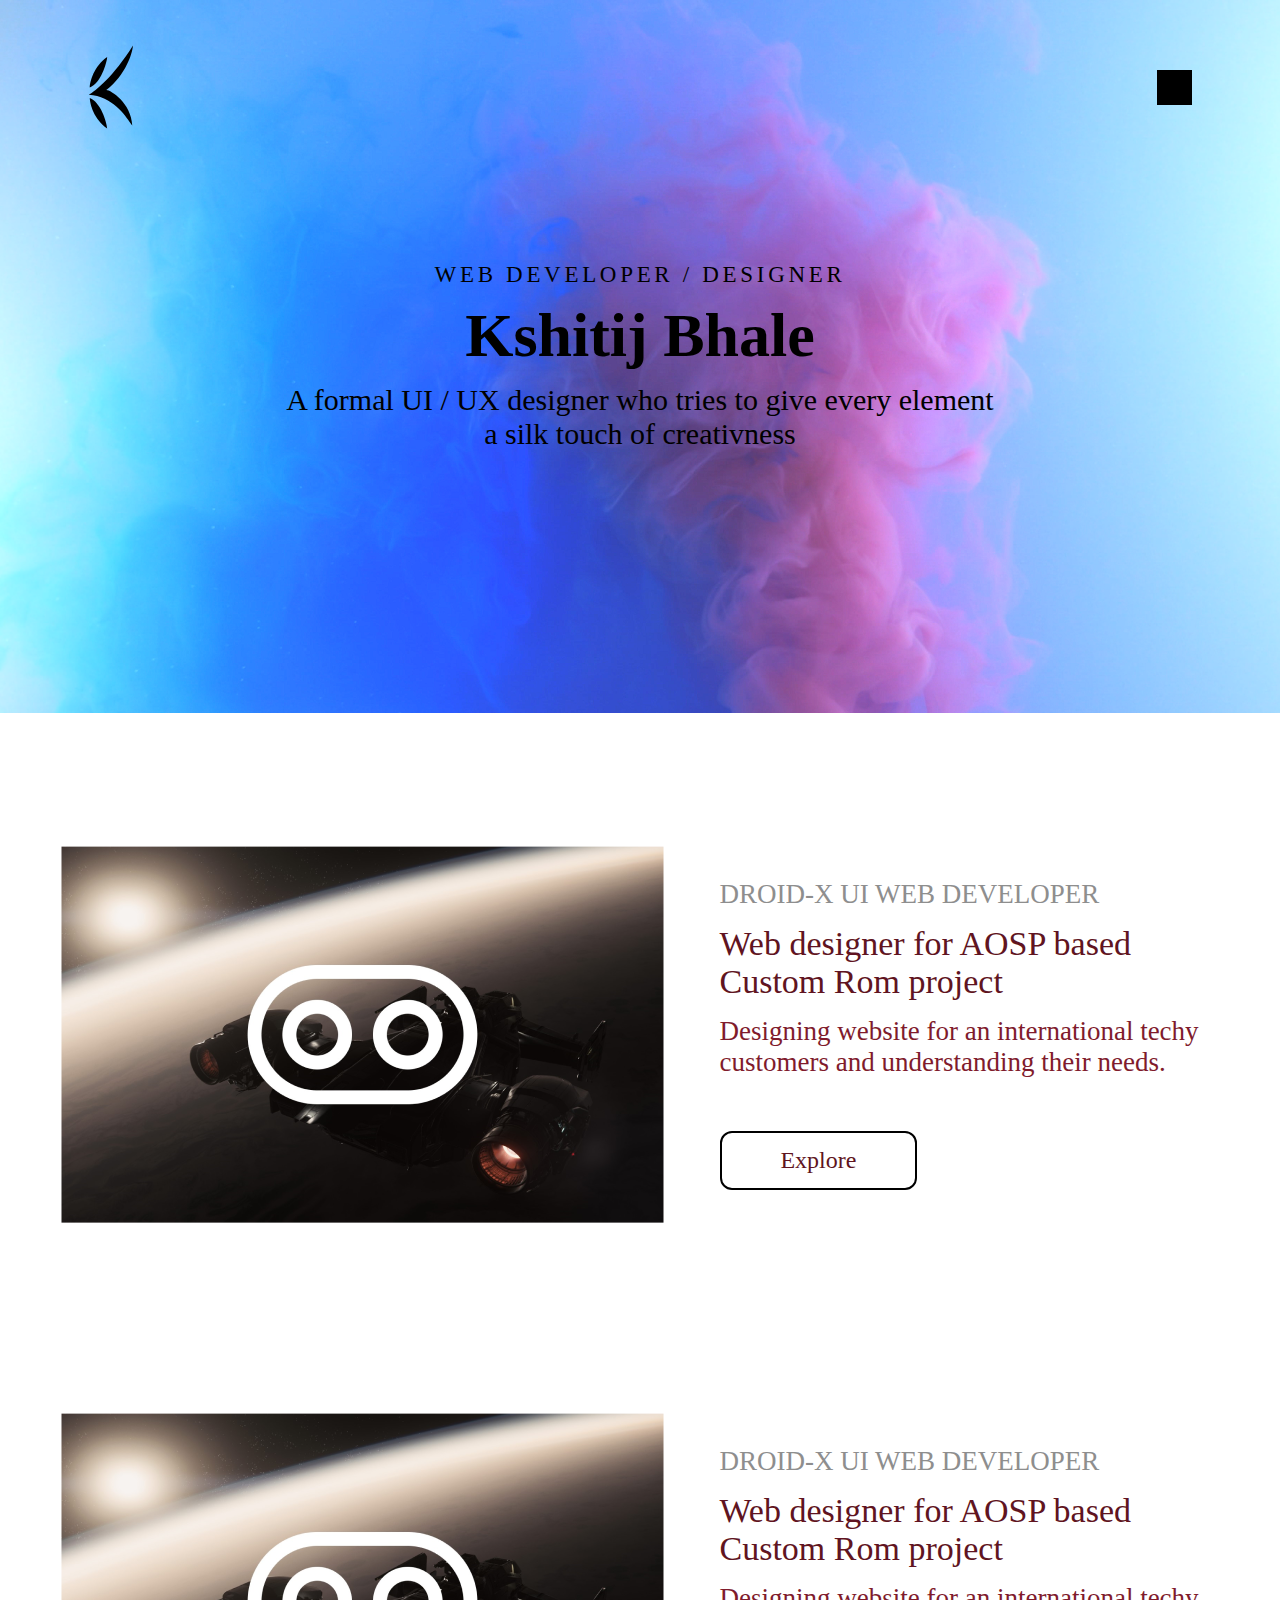
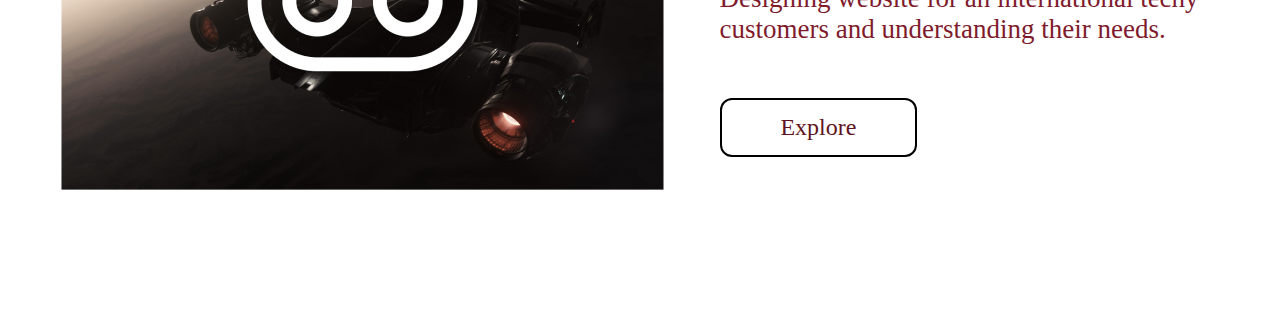
<file: index.html>
<!DOCTYPE html>
<html lang="en">
<head>
    <meta charset="UTF-8">
    <meta name="viewport" content="width=device-width, initial-scale=1.0">
    <title>Kshitij Portfolio</title>
    <link rel="stylesheet" href="style.css">    
</head>
<body>
    <header class="header">
        <svg xmlns="http://www.w3.org/2000/svg" width="45" height="84" viewBox="0 0 45 84" fill="none">
            <path fill-rule="evenodd" clip-rule="evenodd" d="M0.755495 49.6446C7.3042 46.2543 25.307 31.6763 44.9788 0.454102C44.1877 8.87276 37.8113 29.5362 18.6347 44.8405C18.5133 44.8804 18.3884 44.9213 18.2603 44.9631H18.2759C22.2048 44.6608 43.3603 57.8075 44.267 80.4742C44.0286 80.4742 43.4046 79.5319 42.3746 77.9766C37.6592 70.8565 24.4348 50.8877 0.747009 49.6475C0.749837 49.6465 0.752666 49.6455 0.755495 49.6446ZM1.77484 42.5436C1.96962 36.367 5.72434 21.6096 19.1849 11.9929C18.7763 18.3614 12.674 38.3517 1.77484 42.5436ZM1.77484 52.9954C1.96962 59.172 5.72434 73.9294 19.1849 83.546C18.7763 77.1776 12.674 57.1872 1.77484 52.9954Z" fill="black"/>
        </svg>
        <div class="menu"></div>
    </header>
    <div class="upper-main">
        <div class="content">
            <p class="work">WEB DEVELOPER / DESIGNER</p>
            <p class="name">Kshitij Bhale</p>
            <p class="description">A formal UI / UX designer who tries to give every element a silk touch of creativness</p>
        </div>
    </div>
    <main class="mid-main">
        <div class="mid-main-content">
            <div class="project1">
                <img src="images/dxui img.png" alt="dxui" class="dxuiimg">
                <div class="mid-main-content-info">
                    <div class="mid-main-content-info-info">
                        <p class="heading1">DROID-X UI WEB DEVELOPER</p>
                        <p class="heading2">Web designer for AOSP based Custom Rom project</p>
                        <p class="heading3">Designing website for an international techy customers and understanding their needs.</p>
                    </div>
                    <a href="explore.html" class="explore">Explore</a>
                </div>
            </div>
            <div class="project1">
                <img src="images/dxui img.png" alt="dxui" class="dxuiimg">
                <div class="mid-main-content-info">
                    <div class="mid-main-content-info-info">
                        <p class="heading1">DROID-X UI WEB DEVELOPER</p>
                        <p class="heading2">Web designer for AOSP based Custom Rom project</p>
                        <p class="heading3">Designing website for an international techy customers and understanding their needs.</p>
                    </div>
                    <a href="explore.html" class="explore">Explore</a>
                </div>
            </div>
        </div>
    </main>
    <footer class="footer">

    </footer>
</body>
</html>
</file>
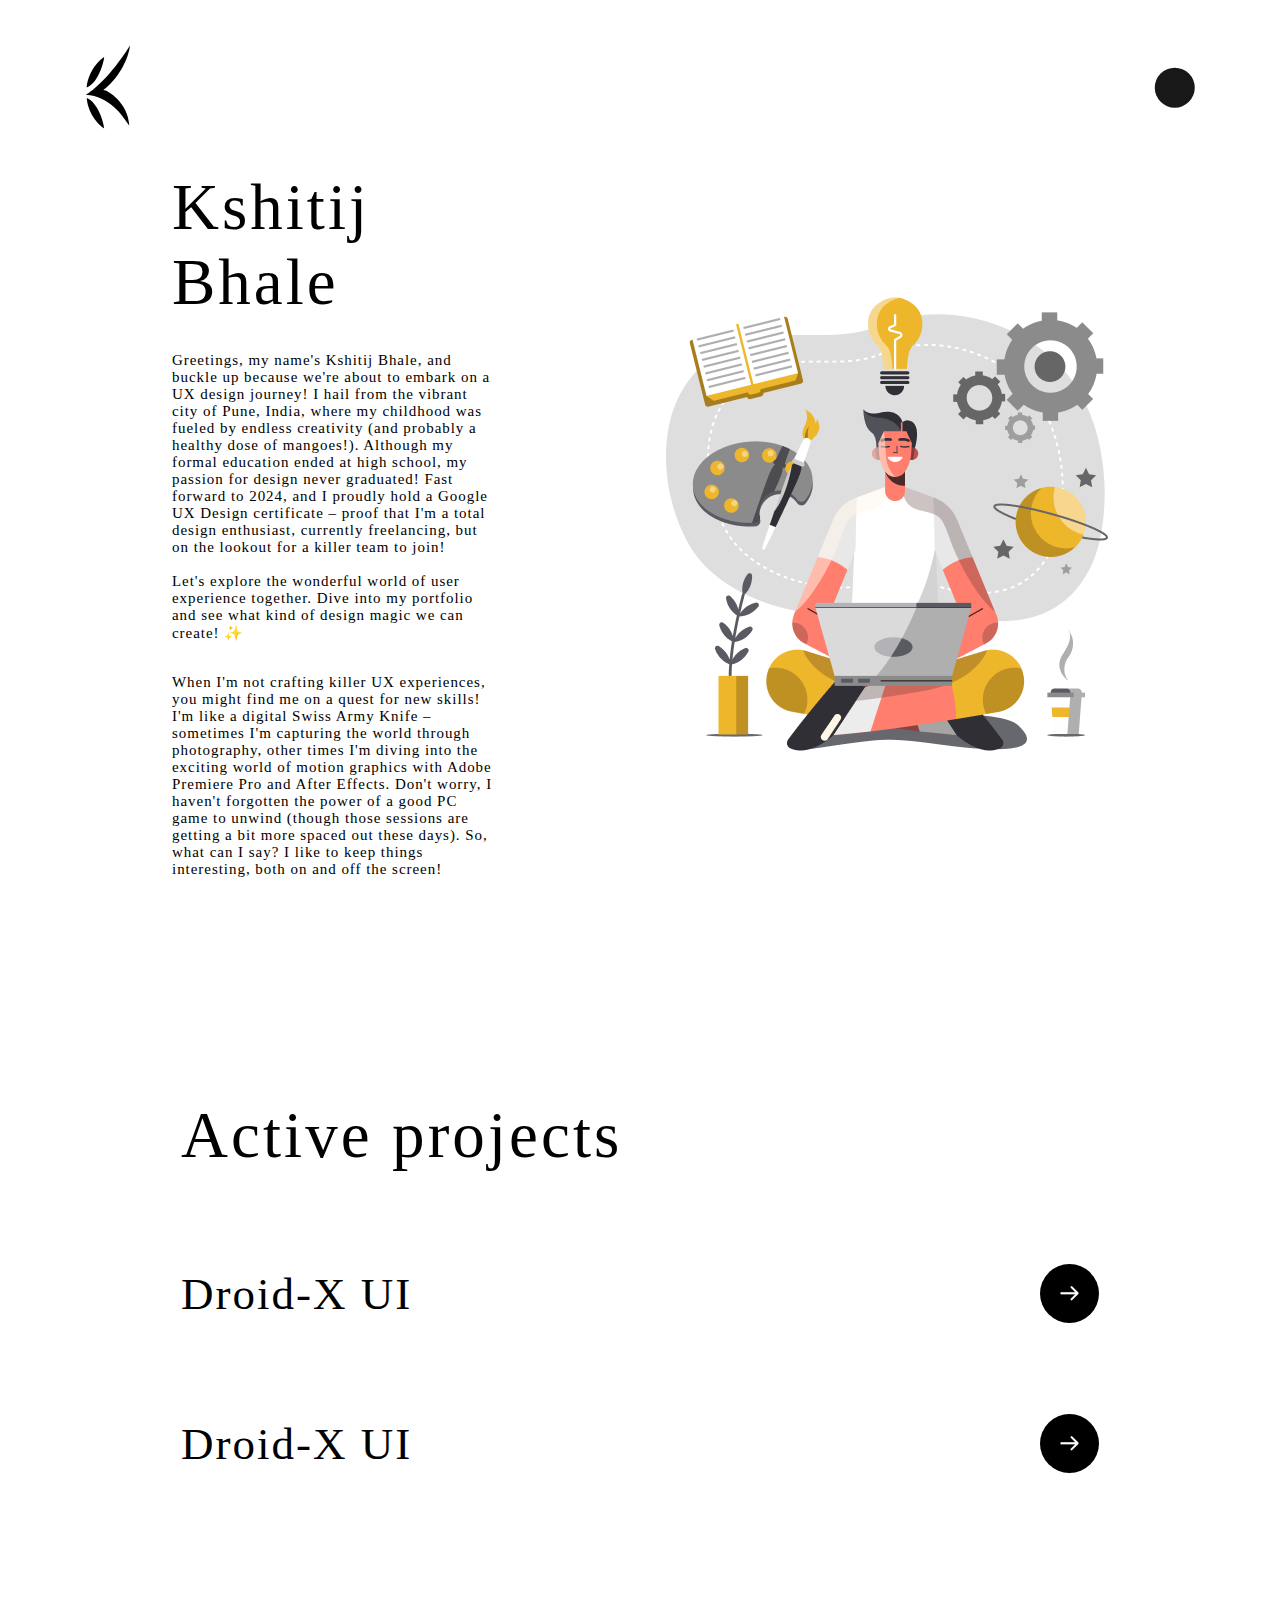
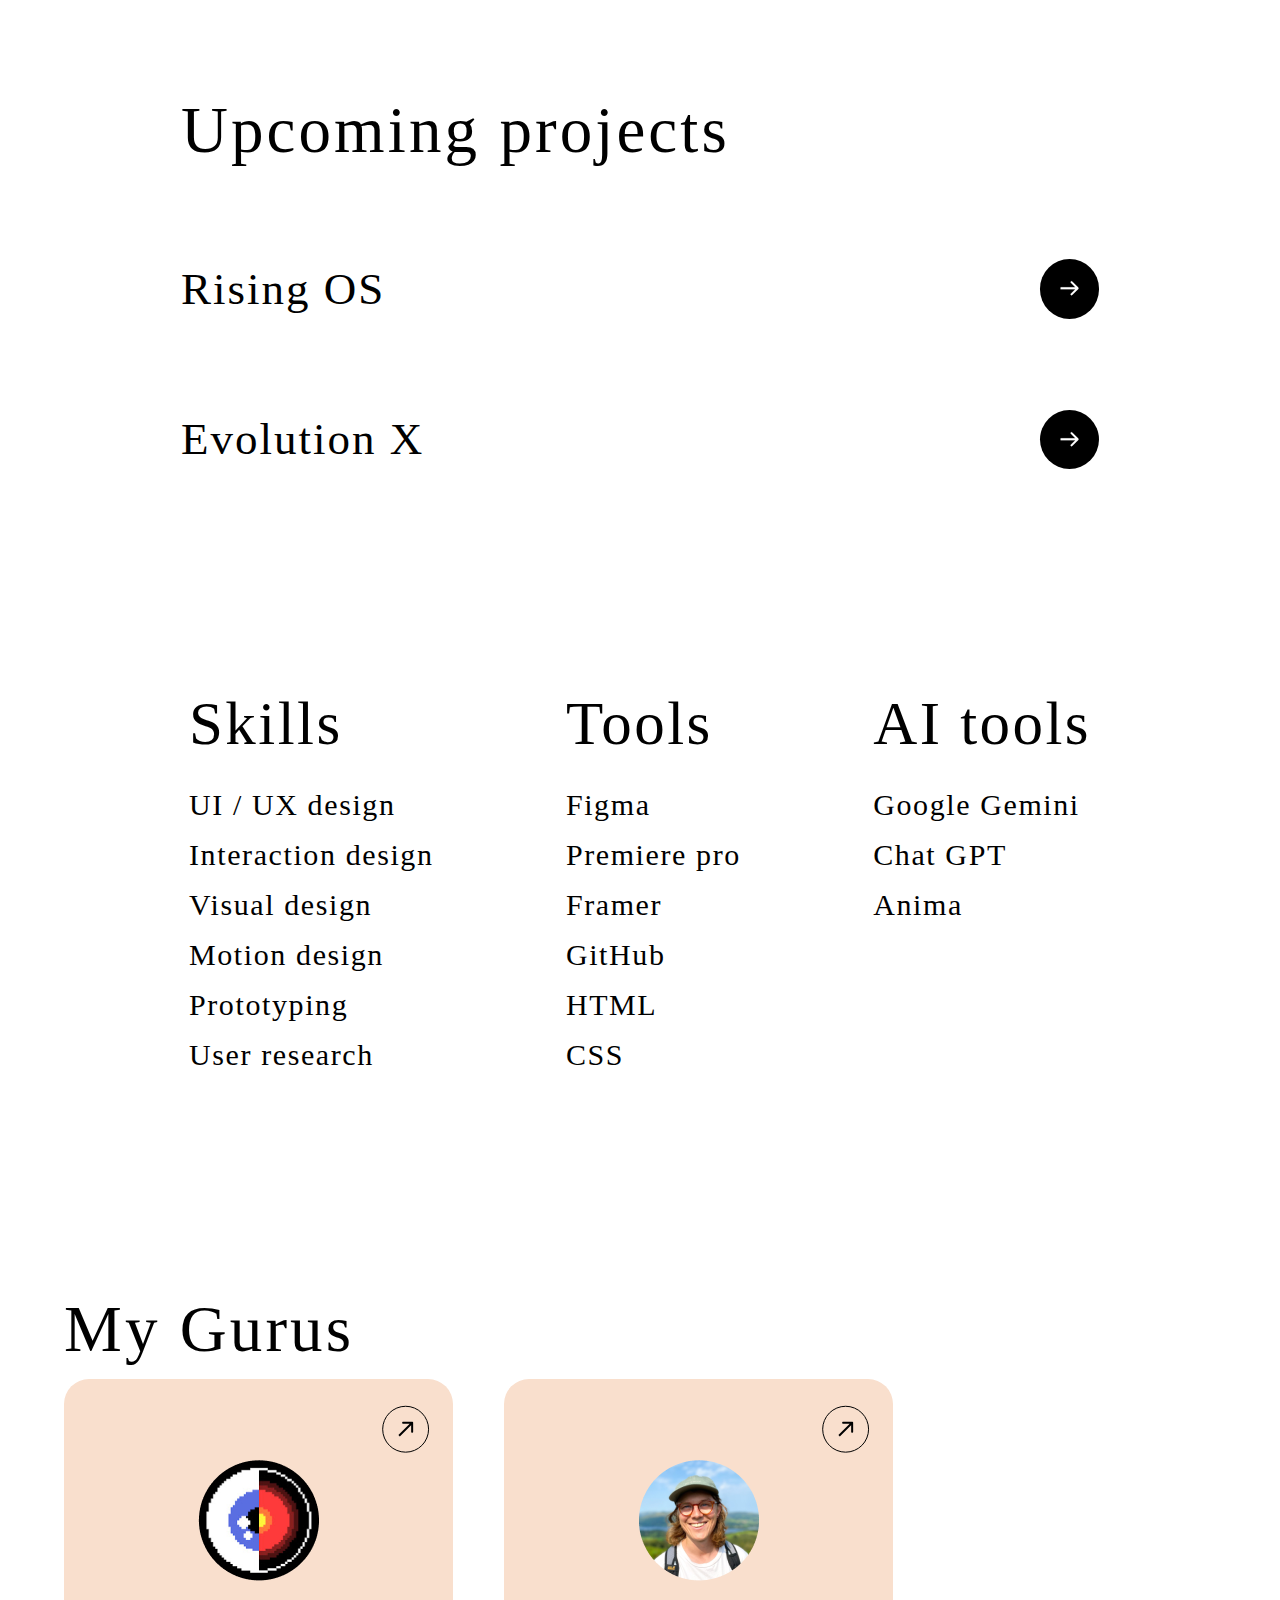
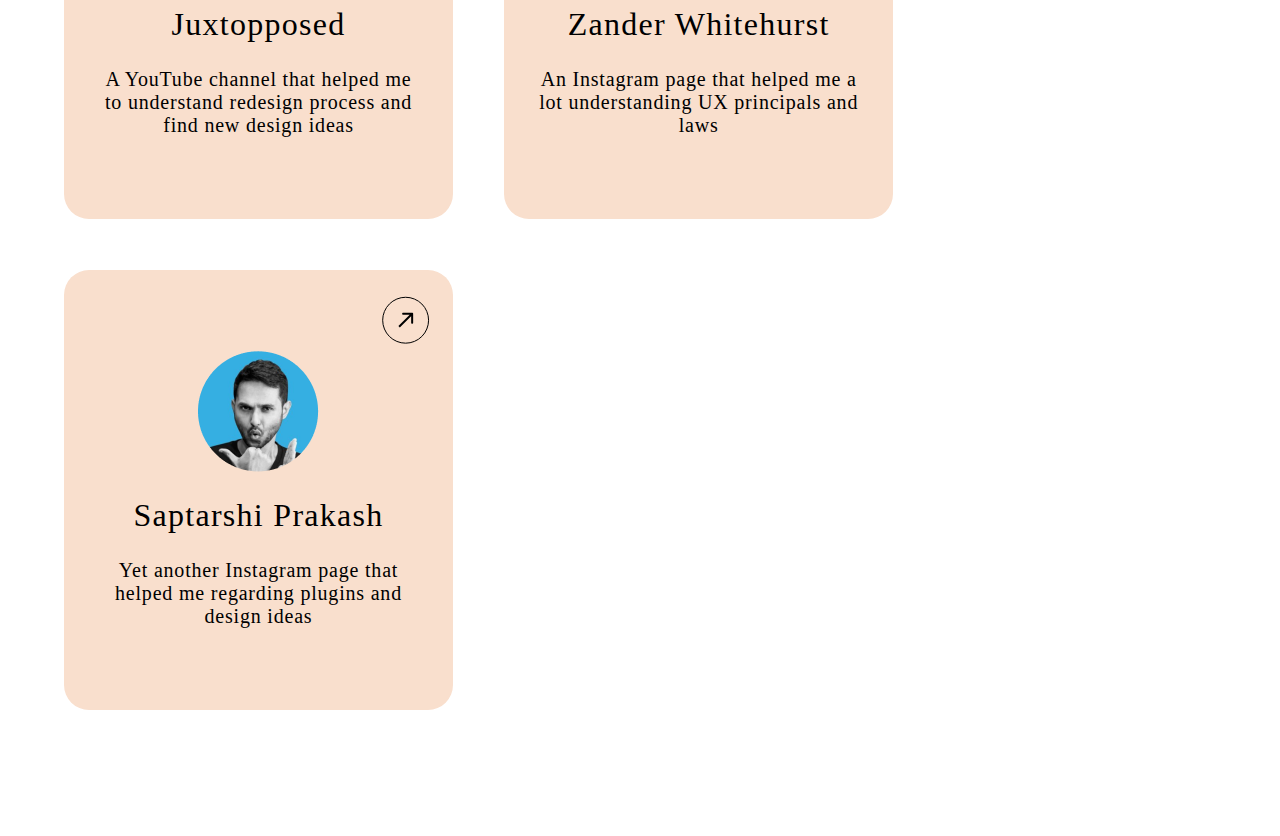
<file: about.html>
<!DOCTYPE html>
<html lang="en">
<head>
    <meta charset="UTF-8">
    <meta name="viewport" content="width=device-width, initial-scale=1.0">
    <title>About</title>
    <link rel="stylesheet" href="about.css">
</head>
<body>
    <header class="header">
        <svg xmlns="http://www.w3.org/2000/svg" width="45" height="84" viewBox="0 0 45 84" fill="none">
            <path fill-rule="evenodd" clip-rule="evenodd" d="M0.755495 49.6446C7.3042 46.2543 25.307 31.6763 44.9788 0.454102C44.1877 8.87276 37.8113 29.5362 18.6347 44.8405C18.5133 44.8804 18.3884 44.9213 18.2603 44.9631H18.2759C22.2048 44.6608 43.3603 57.8075 44.267 80.4742C44.0286 80.4742 43.4046 79.5319 42.3746 77.9766C37.6592 70.8565 24.4348 50.8877 0.747009 49.6475C0.749837 49.6465 0.752666 49.6455 0.755495 49.6446ZM1.77484 42.5436C1.96962 36.367 5.72434 21.6096 19.1849 11.9929C18.7763 18.3614 12.674 38.3517 1.77484 42.5436ZM1.77484 52.9954C1.96962 59.172 5.72434 73.9294 19.1849 83.546C18.7763 77.1776 12.674 57.1872 1.77484 52.9954Z" fill="black"/>
        </svg>
        <svg xmlns="http://www.w3.org/2000/svg" width="41" height="41" viewBox="0 0 41 41" fill="none">
            <circle cx="20.7642" cy="20.6904" r="20" fill="#191818"/>
        </svg>
    </header>
    <main class="main">
        <div class="introduction">
            <div class="about-me">
                <p class="name">Kshitij Bhale</p>
                <p class="introduction-description">Greetings, my name's Kshitij Bhale, and buckle up because we're about to embark on a UX design journey! ️I hail from the vibrant city of Pune, India, where my childhood was fueled by endless creativity (and probably a healthy dose of mangoes!). Although my formal education ended at high school, my passion for design never graduated! Fast forward to 2024, and I proudly hold a Google UX Design certificate – proof that I'm a total design enthusiast, currently freelancing, but on the lookout for a killer team to join!<br><br>

                Let's explore the wonderful world of user experience together. Dive into my portfolio and see what kind of design magic we can create! ✨</p>
                <p class="introduction-other">When I'm not crafting killer UX experiences, you might find me on a quest for new skills!  I'm like a digital Swiss Army Knife – sometimes I'm capturing the world through photography, other times I'm diving into the exciting world of motion graphics with Adobe Premiere Pro and After Effects. Don't worry, I haven't forgotten the power of a good PC game to unwind (though those sessions are getting a bit more spaced out these days).  So, what can I say? I like to keep things interesting, both on and off the screen!</p>
            </div>
            <img src="images/illustration.png" alt="illustration">
        </div>
        <div class="active-projects">
            <p class="active-projects-heading">Active projects</p>
            <a class="redirect" href="explore.html">
                <p class="project-name">Droid-X UI</p>
                <svg xmlns="http://www.w3.org/2000/svg" width="20" height="16" viewBox="0 0 20 16" fill="none" class="arrow">
                    <path d="M19.0917 8.38972C19.4822 7.9992 19.4822 7.36603 19.0917 6.97551L12.7277 0.611549C12.3372 0.221025 11.704 0.221025 11.3135 0.611549C10.923 1.00207 10.923 1.63524 11.3135 2.02576L16.9704 7.68262L11.3135 13.3395C10.923 13.73 10.923 14.3632 11.3135 14.7537C11.704 15.1442 12.3372 15.1442 12.7277 14.7537L19.0917 8.38972ZM0.600342 8.68262H18.3846V6.68262H0.600342V8.68262Z" fill="white"/>
                </svg>
            </a>
            <div class="redirect">
                <p class="project-name">Droid-X UI</p>
                <svg xmlns="http://www.w3.org/2000/svg" width="20" height="16" viewBox="0 0 20 16" fill="none" class="arrow">
                    <path d="M19.0917 8.38972C19.4822 7.9992 19.4822 7.36603 19.0917 6.97551L12.7277 0.611549C12.3372 0.221025 11.704 0.221025 11.3135 0.611549C10.923 1.00207 10.923 1.63524 11.3135 2.02576L16.9704 7.68262L11.3135 13.3395C10.923 13.73 10.923 14.3632 11.3135 14.7537C11.704 15.1442 12.3372 15.1442 12.7277 14.7537L19.0917 8.38972ZM0.600342 8.68262H18.3846V6.68262H0.600342V8.68262Z" fill="white"/>
                </svg>
            </div>
        </div>
        <div class="active-projects">
            <p class="active-projects-heading">Upcoming projects</p>
            <div class="redirect">
                <p class="project-name">Rising OS</p>
                <svg xmlns="http://www.w3.org/2000/svg" width="20" height="16" viewBox="0 0 20 16" fill="none" class="arrow">
                    <path d="M19.0917 8.38972C19.4822 7.9992 19.4822 7.36603 19.0917 6.97551L12.7277 0.611549C12.3372 0.221025 11.704 0.221025 11.3135 0.611549C10.923 1.00207 10.923 1.63524 11.3135 2.02576L16.9704 7.68262L11.3135 13.3395C10.923 13.73 10.923 14.3632 11.3135 14.7537C11.704 15.1442 12.3372 15.1442 12.7277 14.7537L19.0917 8.38972ZM0.600342 8.68262H18.3846V6.68262H0.600342V8.68262Z" fill="white"/>
                </svg>
            </div>
            <div class="redirect">
                <p class="project-name">Evolution X</p>
                <svg xmlns="http://www.w3.org/2000/svg" width="20" height="16" viewBox="0 0 20 16" fill="none" class="arrow">
                    <path d="M19.0917 8.38972C19.4822 7.9992 19.4822 7.36603 19.0917 6.97551L12.7277 0.611549C12.3372 0.221025 11.704 0.221025 11.3135 0.611549C10.923 1.00207 10.923 1.63524 11.3135 2.02576L16.9704 7.68262L11.3135 13.3395C10.923 13.73 10.923 14.3632 11.3135 14.7537C11.704 15.1442 12.3372 15.1442 12.7277 14.7537L19.0917 8.38972ZM0.600342 8.68262H18.3846V6.68262H0.600342V8.68262Z" fill="white"/>
                </svg>
            </div>
        </div>
        <div class="knowledge">
            <div class="skills">
                <p class="knowledge-title">Skills</p>
                <div class="knowledge-list">
                    <p class="knowledge-lists">UI / UX design</p>
                    <p class="knowledge-lists">Interaction design</p>
                    <p class="knowledge-lists">Visual design</p>
                    <p class="knowledge-lists">Motion design</p>
                    <p class="knowledge-lists">Prototyping</p>
                    <p class="knowledge-lists">User research</p>
                </div>
            </div>
            <div class="skills">
                <p class="knowledge-title">Tools</p>
                <div class="knowledge-list">
                    <p class="knowledge-lists">Figma</p>
                    <p class="knowledge-lists">Premiere pro</p>
                    <p class="knowledge-lists">Framer</p>
                    <p class="knowledge-lists">GitHub</p>
                    <p class="knowledge-lists">HTML</p>
                    <p class="knowledge-lists">CSS</p>
                </div>
            </div>
            <div class="skills">
                <p class="knowledge-title">AI tools</p>
                <div class="knowledge-list">
                    <p class="knowledge-lists">Google Gemini</p>
                    <p class="knowledge-lists">Chat GPT</p>
                    <p class="knowledge-lists">Anima</p>
                </div>
            </div>
        </div>
        <div class="people-who-helped">
            <p class="people-who-helped-title">My Gurus</p>
            <div class="people-who-helped-cards">
                <a href="https://www.youtube.com/@juxtopposed" class="people-who-helped-card">
                    <div class="out-arrow">
                        <svg xmlns="http://www.w3.org/2000/svg" width="48" height="48" viewBox="0 0 48 48" fill="none">
                            <circle cx="23.6253" cy="24.2225" r="22.9452" stroke="black"/>
                            <path d="M31.1531 17.6944C31.1531 17.1421 30.7053 16.6944 30.1531 16.6944L21.1531 16.6944C20.6008 16.6944 20.1531 17.1421 20.1531 17.6944C20.1531 18.2466 20.6008 18.6944 21.1531 18.6944L29.1531 18.6944L29.1531 26.6944C29.1531 27.2466 29.6008 27.6944 30.1531 27.6944C30.7053 27.6944 31.1531 27.2466 31.1531 26.6944L31.1531 17.6944ZM17.8045 31.4571L30.8602 18.4015L29.4459 16.9873L16.3903 30.0429L17.8045 31.4571Z" fill="black"/>
                        </svg>
                    </div>
                    <img src="images/pfps/juxtopposed.png" alt="person-pfp">
                    <p class="person-name">Juxtopposed</p>
                    <p class="person-description">A YouTube channel that helped me to understand redesign process and find new design ideas</p>
                </a>
                <a href="https://www.youtube.com/@juxtopposed" class="people-who-helped-card">
                    <div class="out-arrow">
                        <svg xmlns="http://www.w3.org/2000/svg" width="48" height="48" viewBox="0 0 48 48" fill="none">
                            <circle cx="23.6253" cy="24.2225" r="22.9452" stroke="black"/>
                            <path d="M31.1531 17.6944C31.1531 17.1421 30.7053 16.6944 30.1531 16.6944L21.1531 16.6944C20.6008 16.6944 20.1531 17.1421 20.1531 17.6944C20.1531 18.2466 20.6008 18.6944 21.1531 18.6944L29.1531 18.6944L29.1531 26.6944C29.1531 27.2466 29.6008 27.6944 30.1531 27.6944C30.7053 27.6944 31.1531 27.2466 31.1531 26.6944L31.1531 17.6944ZM17.8045 31.4571L30.8602 18.4015L29.4459 16.9873L16.3903 30.0429L17.8045 31.4571Z" fill="black"/>
                        </svg>
                    </div>
                    <img src="images/pfps/zander.png" alt="person-pfp">
                    <p class="person-name">Zander Whitehurst</p>
                    <p class="person-description">An Instagram page that helped me a lot understanding UX principals and laws</p>
                </a>
                <a href="https://www.youtube.com/@juxtopposed" class="people-who-helped-card">
                    <div class="out-arrow">
                        <svg xmlns="http://www.w3.org/2000/svg" width="48" height="48" viewBox="0 0 48 48" fill="none">
                            <circle cx="23.6253" cy="24.2225" r="22.9452" stroke="black"/>
                            <path d="M31.1531 17.6944C31.1531 17.1421 30.7053 16.6944 30.1531 16.6944L21.1531 16.6944C20.6008 16.6944 20.1531 17.1421 20.1531 17.6944C20.1531 18.2466 20.6008 18.6944 21.1531 18.6944L29.1531 18.6944L29.1531 26.6944C29.1531 27.2466 29.6008 27.6944 30.1531 27.6944C30.7053 27.6944 31.1531 27.2466 31.1531 26.6944L31.1531 17.6944ZM17.8045 31.4571L30.8602 18.4015L29.4459 16.9873L16.3903 30.0429L17.8045 31.4571Z" fill="black"/>
                        </svg>
                    </div>
                    <img src="images/pfps/saptarshi.png" alt="person-pfp">
                    <p class="person-name">Saptarshi Prakash</p>
                    <p class="person-description">Yet another Instagram page that helped me regarding plugins and design ideas</p>
                </a>
            </div>
        </div>
    </main>
</body>
</html>
</file>
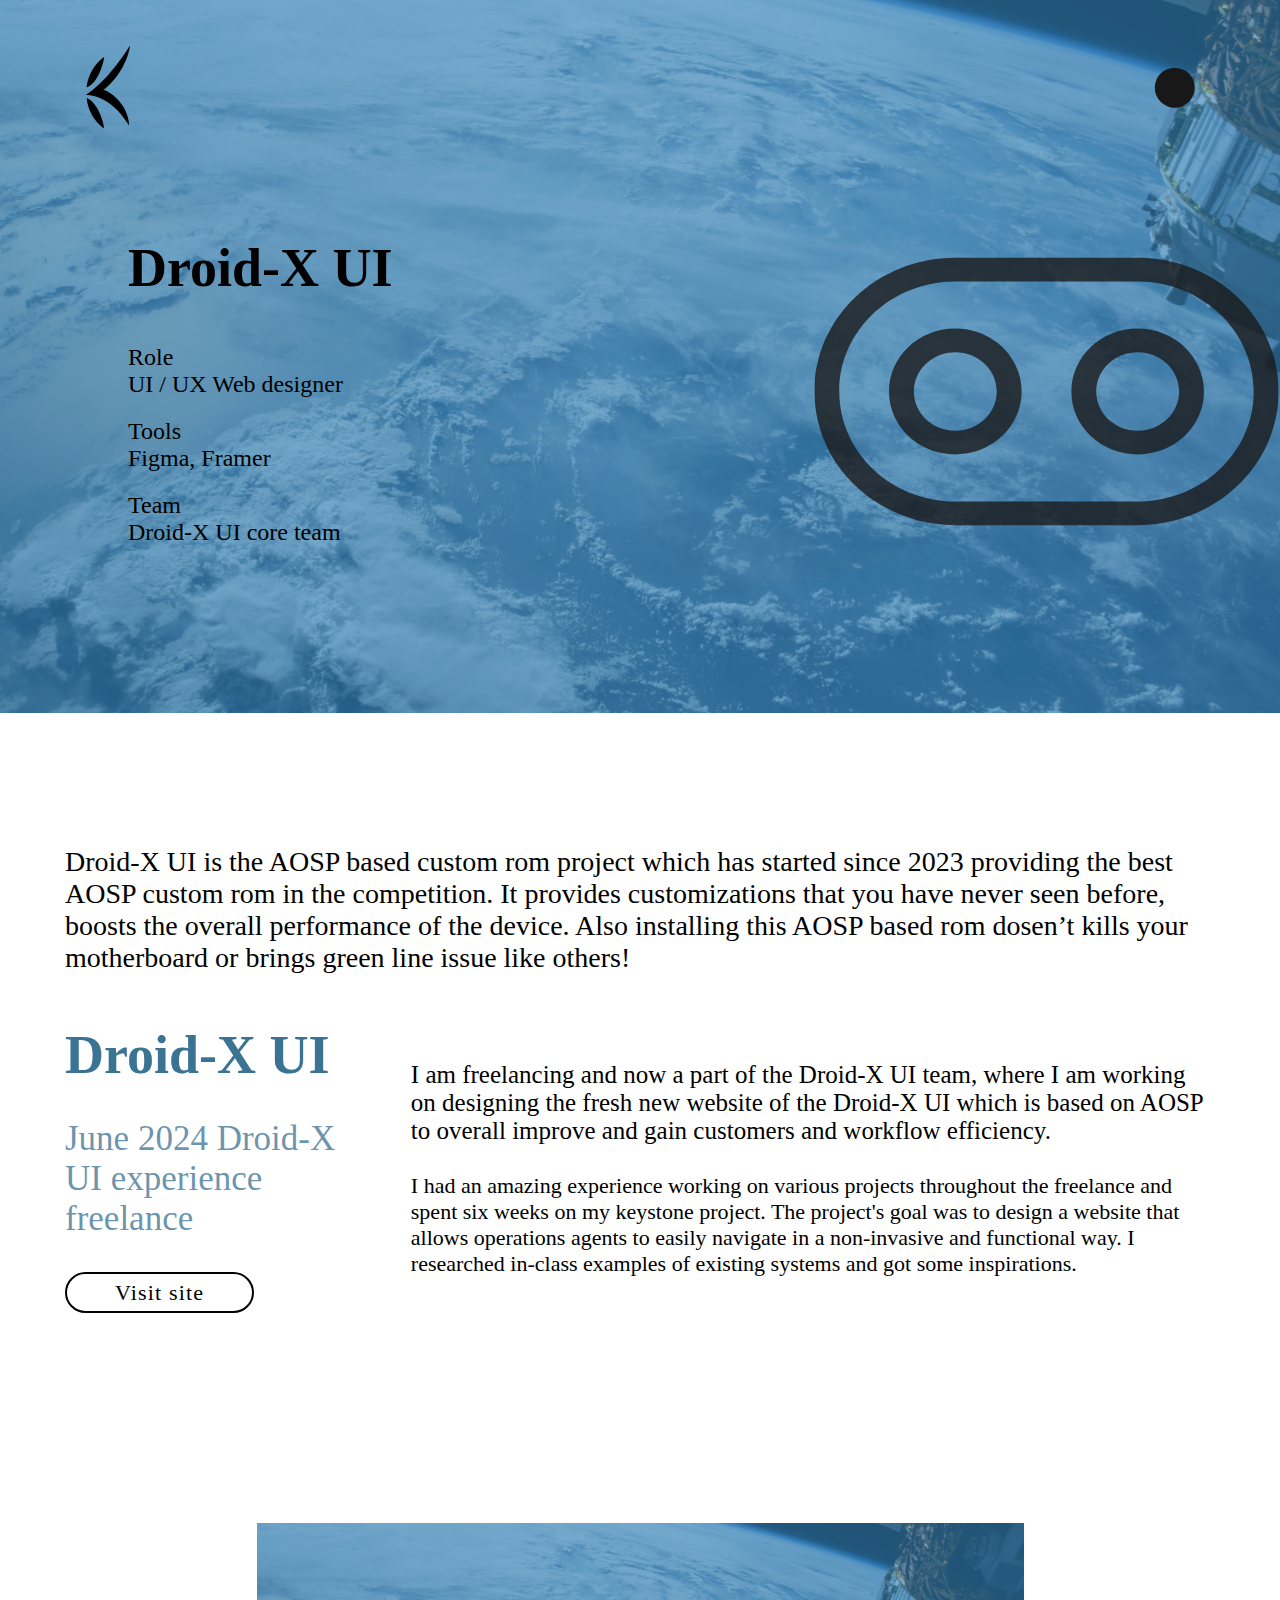
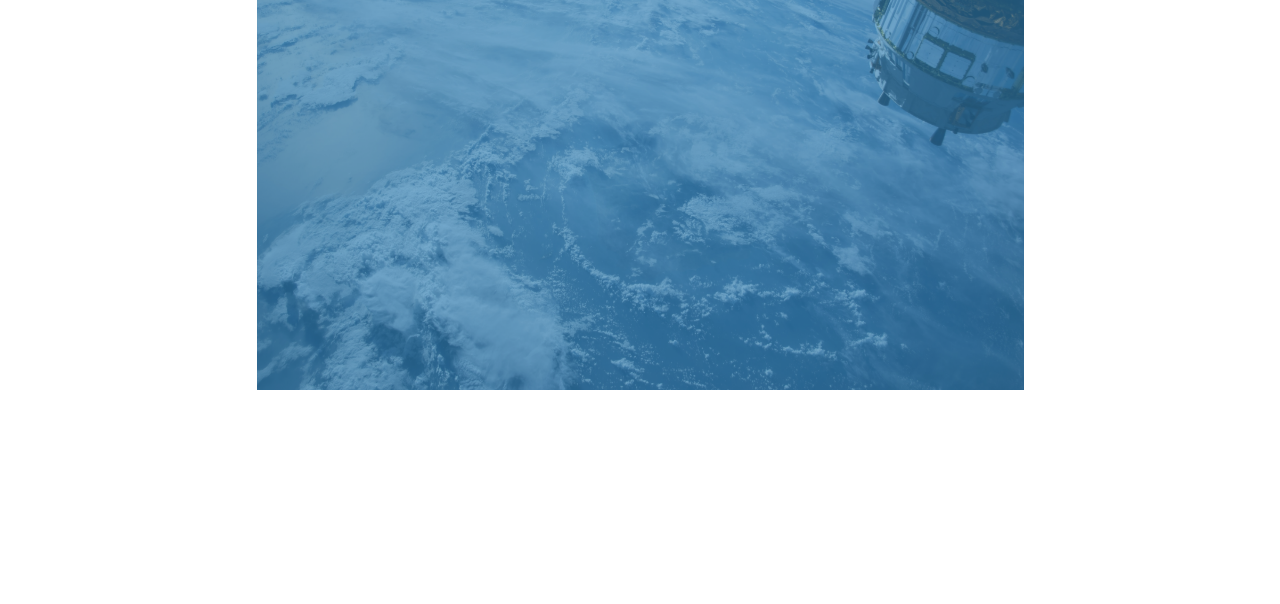
<file: explore.html>
<!DOCTYPE html>
<html lang="en">
<head>
    <meta charset="UTF-8">
    <meta name="viewport" content="width=device-width, initial-scale=1.0">
    <title>Explore</title>
    <link rel="stylesheet" href="explore.css">
</head>
<body>
    <header class="header">
        <svg xmlns="http://www.w3.org/2000/svg" width="45" height="84" viewBox="0 0 45 84" fill="none">
            <path fill-rule="evenodd" clip-rule="evenodd" d="M0.755495 49.6446C7.3042 46.2543 25.307 31.6763 44.9788 0.454102C44.1877 8.87276 37.8113 29.5362 18.6347 44.8405C18.5133 44.8804 18.3884 44.9213 18.2603 44.9631H18.2759C22.2048 44.6608 43.3603 57.8075 44.267 80.4742C44.0286 80.4742 43.4046 79.5319 42.3746 77.9766C37.6592 70.8565 24.4348 50.8877 0.747009 49.6475C0.749837 49.6465 0.752666 49.6455 0.755495 49.6446ZM1.77484 42.5436C1.96962 36.367 5.72434 21.6096 19.1849 11.9929C18.7763 18.3614 12.674 38.3517 1.77484 42.5436ZM1.77484 52.9954C1.96962 59.172 5.72434 73.9294 19.1849 83.546C18.7763 77.1776 12.674 57.1872 1.77484 52.9954Z" fill="black"/>
        </svg>
        <svg xmlns="http://www.w3.org/2000/svg" width="41" height="41" viewBox="0 0 41 41" fill="none">
            <circle cx="20.7642" cy="20.6904" r="20" fill="#191818"/>
        </svg>
    </header>
    <div class="upper-main">
        <div class="content">
            <div class="left-info">
                <p class="project-name">Droid-X UI</p>
                <div class="more-info">
                    <div class="skill">
                        <p class="skill-title">Role</p>
                        <p class="skills">UI / UX Web designer</p>
                    </div>
                    <div class="skill">
                        <p class="skill-title">Tools</p>
                        <p class="skills">Figma, Framer</p>
                    </div>
                    <div class="skill">
                        <p class="skill-title">Team</p>
                        <p class="skills">Droid-X UI core team</p>
                    </div>
                </div>
            </div>
            <svg xmlns="http://www.w3.org/2000/svg" width="542" height="313" viewBox="0 0 542 313" fill="none" style="scale: 2.2;">
                <path fill-rule="evenodd" clip-rule="evenodd" d="M164.536 0.479004H377.464C468.335 0.479004 542 70.3324 542 156.5C542 242.668 468.335 312.521 377.464 312.521H164.536C73.6656 312.521 0 242.668 0 156.5C0 70.3324 73.6656 0.479004 164.536 0.479004ZM164.536 28.0122C89.701 28.0122 29.0357 85.5381 29.0357 156.5C29.0357 227.462 89.701 284.988 164.536 284.988H377.464C452.299 284.988 512.964 227.462 512.964 156.5C512.964 85.5381 452.299 28.0122 377.464 28.0122H164.536ZM164.536 202.389C191.263 202.389 212.929 181.844 212.929 156.5C212.929 131.156 191.263 110.612 164.536 110.612C137.809 110.612 116.143 131.156 116.143 156.5C116.143 181.844 137.809 202.389 164.536 202.389ZM164.536 229.922C207.298 229.922 241.964 197.05 241.964 156.5C241.964 115.951 207.298 83.0784 164.536 83.0784C121.773 83.0784 87.1071 115.951 87.1071 156.5C87.1071 197.05 121.773 229.922 164.536 229.922ZM425.857 156.5C425.857 181.844 404.191 202.389 377.464 202.389C350.738 202.389 329.071 181.844 329.071 156.5C329.071 131.156 350.738 110.612 377.464 110.612C404.191 110.612 425.857 131.156 425.857 156.5ZM454.893 156.5C454.893 197.05 420.227 229.922 377.464 229.922C334.702 229.922 300.036 197.05 300.036 156.5C300.036 115.951 334.702 83.0784 377.464 83.0784C420.227 83.0784 454.893 115.951 454.893 156.5Z" fill="#191818" fill-opacity="0.79"/>
            </svg>
        </div>
    </div>
    <div class="mid-main">
        <div class="project-description">
            <p class="project-description-top">Droid-X UI is the AOSP based custom rom project which has started since 2023 providing the best AOSP custom rom in the competition. It provides customizations that you have never seen before, boosts the overall performance of the device. Also installing this AOSP based rom dosen’t kills your motherboard or brings green line issue like others!</p>
            <div class="project-description-bottom">
                <div class="project-description-bottom-left">
                    <p class="project-name-description">Droid-X UI</p>
                    <p class="exp-duration">June 2024 Droid-X UI experience freelance</p>
                    <a href="https://droidxui.tech/" class="visitbtn" target="_blank">Visit site</a>
                </div>
                <div class="project-description-bottom-right">
                    <p class="current-status">I am freelancing and now a part of the Droid-X UI team, where I am working on designing the fresh new website of the Droid-X UI which is based on AOSP to overall improve and gain customers and workflow efficiency. </p>
                    <p class="my-experience">I had an amazing experience working on various projects throughout the freelance and spent six weeks on my keystone project. The project's goal was to design a website that allows operations agents to easily navigate in a non-invasive and functional way. I researched in-class examples of existing systems and got some inspirations.</p>
                </div>
            </div>
        </div>
        <div class="project-screenshots">
            <img src="images/explore page image.png" alt="dxui" style="width: 767px; height: 467px;">
        </div>
        <div class="more-projects">
            
        </div>  
    </div>
</body>
</html>
</file>
<file: style.css>
@import url(animations/menu.css);
body{
    padding: 0px;
    margin: 0px;
    display: flex;
    flex-direction: column;
    align-items: center;
    gap: 133px;
    scroll-behavior: smooth;
}

p{
    margin: 0px;
}

.menu{
    width: 25px;
    height: 25px;
    background-color: black;
    border: 5px solid black;
    animation: 8s menuanimation infinite linear;
    transition: 220ms;
}

.upper-main{
   display: flex;
   justify-content: center;
   align-items: center;
   background-image: url("images/bg image.png");
   width: 100%;
   height: 713px;
   background-repeat: no-repeat;
}

.header{
    display: flex;
    justify-content: center;
    align-items: center;
    flex-direction: row;
    gap: 1024px;
    position: absolute;
    top: 5%;
}

.content{
    display: flex;
    justify-content: center;
    align-items: center;
    flex-direction: column;
    width: 710px;
    gap: 12px;
    
}

.work{
    align-self: stretch;
    color: #000;
    text-align: center;
    font-family: "Product Sans Medium";
    font-size: 23px;
    font-style: normal;
    font-weight: 500;
    line-height: normal;
    letter-spacing: 3.68px;
}

.name{
    align-self: stretch;
    color: #000;
    text-align: center;
    font-family: "Product Sans Black";
    font-size: 62px;
    font-style: normal;
    font-weight: 900;
    line-height: normal;
}

.description{
    align-self: stretch;
    color: #000;
    text-align: center;
    font-family: "Product Sans";
    font-size: 30px;
    font-style: normal;
    font-weight: 400;
    line-height: normal;
}

.mid-main{
    display: flex;
    flex-direction: column;
    gap: 65px;
    justify-content: center;
    align-items: center;
}

.mid-main-content{
    display: flex;
    justify-content: center;
    align-items: center;
    flex-direction: column;
    gap: 190px;
}

.project1{
    display: flex;
    flex-direction: row;
    justify-content: center ;
    align-items: center;
    gap: 56px;
}

.mid-main-content-info{
    display: flex;
    justify-content: center;
    align-items: start;
    flex-direction: column;
    gap: 53px;
    width: 500px;
}

.mid-main-content-info-info{
    display: flex;
    justify-content: center;
    align-items: start;
    flex-direction: column;
    gap: 15px;
}

.heading1{
    align-self: stretch;
    color: #8E8E8E;
    font-family: "Product Sans";
    font-size: 27px;
    font-style: normal;
    font-weight: 200;
    line-height: normal;
}

.heading2{
    align-self: stretch;
    color: #601421;
    font-family: "Product Sans Medium";
    font-size: 34px;
    font-style: normal;
    font-weight: 500;
    line-height: normal;
}

.heading3{
    align-self: stretch;
    color: #801B2C;
    font-family: "Product Sans Light";
    font-size: 27px;
    font-style: normal;
    font-weight: 500;
    line-height: normal;
}

.explore{
    text-decoration: none;
    color: #601421;
    font-family: "Product Sans Medium";
    font-size: 24px;
    font-style: normal;
    font-weight: 500;
    line-height: normal;
    background-color: initial;
    width: 193.819px;
    height: 55.393px;
    border: solid 2px black;
    display: flex;
    justify-content: center;
    align-items: center;
    align-self: stretch;
    border-radius: 12px;
}

.explore:hover{
    text-decoration: none;
    color: #eeeced;
    background-color: #601421;
    font-family: "Product Sans Medium";
    font-size: 24px;
    font-style: normal;
    font-weight: 500;
    line-height: normal;
    width: 193.819px;
    height: 55.393px;
    border: solid 2px black;
    display: flex;
    justify-content: center;
    align-items: center;
    align-self: stretch;
    border-radius: 12px;
    transition-duration: 150ms;
}

.active-projects{
    display: flex;
    flex-direction: column;
    justify-content: center;
    align-items: flex-start;
    align-self: stretch;
    gap: 91px;
    padding-left: 181px;
    padding-right: 181px;
}

.active-projects-heading{
    align-self: stretch;
    color: #000;
    font-family: product sans;
    font-size: 65px;
    font-style: normal;
    font-weight: 500;
    line-height: normal;
    letter-spacing: 3.08px;
}

.project-name{
    color: #000;
    font-family: product sans light;
    font-size: 45px;
    font-style: normal;
    font-weight: 100;
    line-height: normal;
    letter-spacing: 2px;
}

.arrow{
    width: 17.784px;
    height: 0px;
    stroke-width: 0.2px;
    stroke: #FFF;
    display: flex;
    justify-content: center;
    align-content: center;
    background-color: black;
    padding: 20px;
    border-radius: 200px;
    height: 1.2em;
    width: 1.2em;
}

.redirect{
    display: flex;
    align-self: stretch;
    align-items: center;
    justify-content: space-between;
    flex-direction: row;
}

.redirect:hover{
    display: flex;
    align-self: stretch;
    align-items: center;
    justify-content: space-between;
    flex-direction: row;
    gap: 400px;
    cursor: pointer;

    .project-name{
        color: #000;
        font-family: product sans;
        font-size: 50px;
        font-style: normal;
        font-weight: 100;
        line-height: normal;
        letter-spacing: 2px;
        transition-duration: 150ms;
    }

    .arrow{
        width: 17.784px;
        height: 0px;
        stroke-width: 0.2px;
        stroke: #ffffff;
        display: flex;
        justify-content: center;
        align-content: center;
        background-color: black;
        padding: 20px;
        border-radius: 200px;
        height: 1.2em;
        width: 1.2em;
        scale: 1.25;
        transition-duration: 150ms;
    }
}
</file>
<file: about.css>
html, body{
    padding: 0px;
    margin: 0px;
    display: flex;
    flex-direction: column;
    align-items: center;
    gap: 8.313px;
    margin-bottom: 63px;
    cursor: url('images/custom cursor.png') 10 10, auto;
}

p{
    margin: 0px;
}

.header{
    display: flex;
    justify-content: center;
    align-items: center;
    flex-direction: row;
    gap: 64rem;
    position: absolute;
    top: 5%;
}

.main{
    display: flex;
    justify-content: center;
    align-items: center;
    flex-direction: column;
    margin-top: 170px;
    gap: 220px;
}

.introduction{
    display: flex;
    justify-content: space-between;
    align-items: center;
    align-self: stretch;
    flex-direction: row;
    gap: 10.625rem;
    padding-left: 10.75rem;
    padding-right: 10.75rem;
}

.about-me{
    display: flex;
    flex-direction: column;
    align-items: flex-start;
    gap: 2rem;
}

.name{
    align-self: stretch;
    color: #000;
    font-family: "Product Sans";
    font-size: 4.063rem;
    font-style: normal;
    font-weight: 400;
    line-height: normal;
    letter-spacing: 0.188rem;
}

.introduction-description{
    align-self: stretch;
    color: #000;
    font-family: "Product Sans Light";
    font-size: 15px;
    font-style: normal;
    font-weight: 300;
    line-height: normal;
    letter-spacing: 0.96px;
}

.introduction-other{
    align-self: stretch;
    color: #000;
    font-family: "Product Sans Light";
    font-size: 15px;
    font-style: normal;
    font-weight: 300;
    line-height: normal;
    letter-spacing: 0.96px;
}

.redirect{
    display: flex;
    align-self: stretch;
    align-items: center;
    justify-content: space-between;
    flex-direction: row;
    text-decoration: none;
    transition-duration: 0.15s;
}

.active-projects{
    display: flex;
    flex-direction: column;
    justify-content: center;
    align-items: flex-start;
    align-self: stretch;
    gap: 91px;
    padding-left: 181px;
    padding-right: 181px;
}

.active-projects-heading{
    align-self: stretch;
    color: #000;
    font-family: product sans;
    font-size: 65px;
    font-style: normal;
    font-weight: 500;
    line-height: normal;
    letter-spacing: 3.08px;
}

.project-name{
    color: #000;
    font-family: product sans light;
    font-size: 45px;
    font-style: normal;
    font-weight: 100;
    line-height: normal;
    letter-spacing: 2px;
    transition: all 0.15s ease-in-out;
}

.arrow{
    width: 17.784px;
    height: 0px;
    stroke-width: 0.2px;
    stroke: #FFF;
    display: flex;
    justify-content: center;
    align-content: center;
    background-color: black;
    padding: 20px;
    border-radius: 200px;
    height: 1.2em;
    width: 1.2em;
    transition: all 0.15s ease-in-out;
}


.redirect:hover{
    display: flex;
    align-self: stretch;
    align-items: center;
    justify-content: space-between;
    flex-direction: row;
    gap: 400px;
    cursor: url('images/custom cursor.png') 10 10, auto;
    

    .project-name{
        color: #000;
        font-family: product sans;
        font-size: 50px;
        font-style: normal;
        font-weight: 100;
        line-height: normal;
        letter-spacing: 2px;
        transition: all 0.15s ease-in-out;
    }

    .arrow{
        width: 17.784px;
        height: 0px;
        stroke-width: 0.2px;
        stroke: #ffffff;
        display: flex;
        justify-content: center;
        align-content: center;
        background-color: black;
        padding: 20px;
        border-radius: 200px;
        height: 1.2em;
        width: 1.2em;
        scale: 1.25;
        
    }
}

.knowledge{
    display: flex;
    justify-content: space-between;
    align-self: stretch;
    align-items: start;
    flex-direction: row;
    padding-left: 189px;
    padding-right: 189px;
}

.skills{
    display: flex;
    justify-content: center;
    flex-direction: column;
    align-items:start;
    gap: 29px;
}

.knowledge-title{
    color: #000;
    font-family: "Product Sans";
    font-size: 61px;
    font-style: normal;
    font-weight: 400;
    line-height: normal;
    letter-spacing: 2.44px;
}

.knowledge-list{
    display: flex;
    justify-content: center;
    align-items: start;
    flex-direction: column;
    gap: 16px;
}

.knowledge-lists{
    color: #000;
    font-family: product sans light;
    font-size: 30px;
    font-style: normal;
    font-weight: 100;
    line-height: normal;
    letter-spacing: 1.6px;
}

.people-who-helped-title{
    color: #000;
    font-family: product sans medium;
    font-size: 65px;
    font-style: normal;
    font-weight: 500;
    line-height: normal;
    letter-spacing: 3.08px;
}

.people-who-helped-cards{
    display: flex;   
    flex-direction: row;
    flex-wrap: wrap;
    gap: 3.2rem;
    justify-content: start;
}

.people-who-helped{
    display: flex;
    justify-content: space-between;
    align-items: start;
    flex-direction: column;
    align-self: stretch;
    padding-left: 64px;
    padding-right: 64px;
    gap: 12px;
}

.people-who-helped-card{
    text-decoration: none;
    position: relative;
    display: flex;
    flex-direction: column;
    justify-content: center;
    align-items: center;
    height: 400px;
    width: 325px;
    background-color: #F9DFCD;
    gap: 25px;
    padding-left: 32px;
    padding-right: 32px;
    padding-top: 20px;
    padding-bottom: 20px;
    border-radius: 25px;
    transition-duration: 150ms;
}

.people-who-helped-card:hover{
    text-decoration: none;
    position: relative;
    display: flex;
    flex-direction: column;
    justify-content: center;
    align-items: center;
    height: 400px;
    width: 325px;
    background-color: #F9DFCD;
    gap: 25px;
    padding-left: 32px;
    padding-right: 32px;
    padding-top: 20px;
    padding-bottom: 20px;
    border-radius: 25px;
    scale: 1.02;
}

.out-arrow{
    position: absolute;
    display: flex;
    top: 6%;
    right: 6%;
}

.person-name{
    color: #000;
    font-family: "Product Sans Medium";
    font-size: 32px;
    font-style: normal;
    font-weight: 500;
    line-height: normal;
    letter-spacing: 1.28px;
}

.person-description{
    color: #000;
    text-align: center;
    font-family: "Product Sans";
    font-size: 20px;
    font-style: normal;
    font-weight: 400;
    line-height: normal;
    letter-spacing: 0.8px;
}
</file>
<file: explore.css>
body{
    padding: 0px;
    margin: 0px;
    display: flex;
    flex-direction: column;
    align-items: center;
    gap: 133px;
}

p{
    margin: 0px;
}

.header{
    display: flex;
    justify-content: center;
    align-items: center;
    flex-direction: row;
    gap: 1024px;
    position: absolute;
    top: 5%;
}

.mid-main{
    display: flex;
    flex-direction: column;
    justify-content: space-between;
    align-items: center;
    align-self: center;
    gap: 210px;
}

.upper-main{
    background-image: url("images/explore\ page\ image.png");
    width: 100%;
    height: 713px;
    display: flex;
    justify-content: center;
    align-items: center;
    background-repeat: no-repeat;
}

.content{
    display: flex;
    justify-content: center;
    align-items: center;
    flex-direction: row;
    width: 1024px;
    margin-top: 70px;
    gap: 528px;
}

.left-info{
    display: flex;
    width: 285px;
    flex-direction: column;
    align-items: flex-start;
    gap: 45px;
}

.more-info{
    display: flex;
    width: 285px;
    flex-direction: column;
    align-items: flex-start;
    gap: 20px;
}

.project-name{
    align-self: stretch;
    color: #000;
    font-family: "Product Sans";
    font-size: 54px;
    font-style: normal;
    font-weight: 700;
    line-height: normal;
}

.skill{
    display: flex;
    width: 285px;
    flex-direction: column;
    align-items: flex-start;
    gap: px;
}

.skill-title{
    align-self: stretch;
    color: #000;
    font-family: "Product Sans Medium";
    font-size: 24px;
    font-style: normal;
    font-weight: 500;
    line-height: normal;
}

.skills{
    align-self: stretch;
    color: #000;
    font-family: "Product Sans Light";
    font-size: 24px;
    font-style: normal;
    font-weight: 300;
    line-height: normal;
}

.project-description{
    display: flex;
    align-items: center;
    flex-direction: column;
    align-self: stretch;
    gap: 50px;
    padding-left: 65px;
    padding-right: 65px;
}

.project-description-top{
    color: #000;
    font-family: "Product Sans";
    font-size: 28px;
    font-style: normal;
    font-weight: 400;
    line-height: normal;
}

.project-description-bottom{
    display: flex;
    align-items: center;
    flex-direction: row;
    align-self: stretch;
    gap: 63px;
}

.project-description-bottom-left{
    display: flex;
    justify-content: center;
    align-items: start;
    gap: 33px;
    flex-direction: column;
}

.project-name-description{
    align-self: stretch;
    color: rgba(47, 107, 140, 0.94);
    font-family: "Product Sans";
    font-size: 54px;
    font-style: normal;
    font-weight: 700;
    line-height: normal;
}

.exp-duration{
    align-self: stretch;
    color: rgba(59, 114, 146, 0.76);
    font-family: "Product Sans";
    font-size: 35px;
    font-style: normal;
    font-weight: 400;
    line-height: normal;
}

.visitbtn{
    text-decoration: none;
    border: solid 0.17rem black;
    width: fit-content;
    height: 37px;
    display: flex;
    justify-content: center;
    align-items: center;
    border-radius: 33rem;
    color: #000;
    font-family: "product sans";
    font-size: 22px;
    font-style: normal;
    font-weight: 400;
    line-height: normal;
    padding-left: 3rem;
    padding-right: 3rem;
    letter-spacing: 1.16px;
    transition-duration: 150ms;
}

.visitbtn:hover{
    text-decoration: none;
    background-color: #000;
    border: solid 0.17rem black;
    width: fit-content;
    height: 37px;
    display: flex;
    justify-content: center;
    align-items: center;
    border-radius: 35px;
    color: #ffffff;
    font-family: "product sans";
    font-size: 22px;
    font-style: normal;
    font-weight: 400;
    line-height: normal;
    letter-spacing: 1.16px;
}

.project-description-bottom-right{
    display: flex;
    flex-direction: column;
    justify-content: center;
    align-items: center;
    gap: 28px;
}

.current-status{
    width: 804.198px;
    color: #000;
    font-family: "Product Sans";
    font-size: 25px;
    font-style: normal;
    font-weight: 400;
    line-height: normal;
}

.my-experience{
    width: 804.198px;
    color: #000;
    font-family: "Product Sans Light";
    font-size: 22px;
    font-style: normal;
    font-weight: 300;
    line-height: normal;
}
</file>
